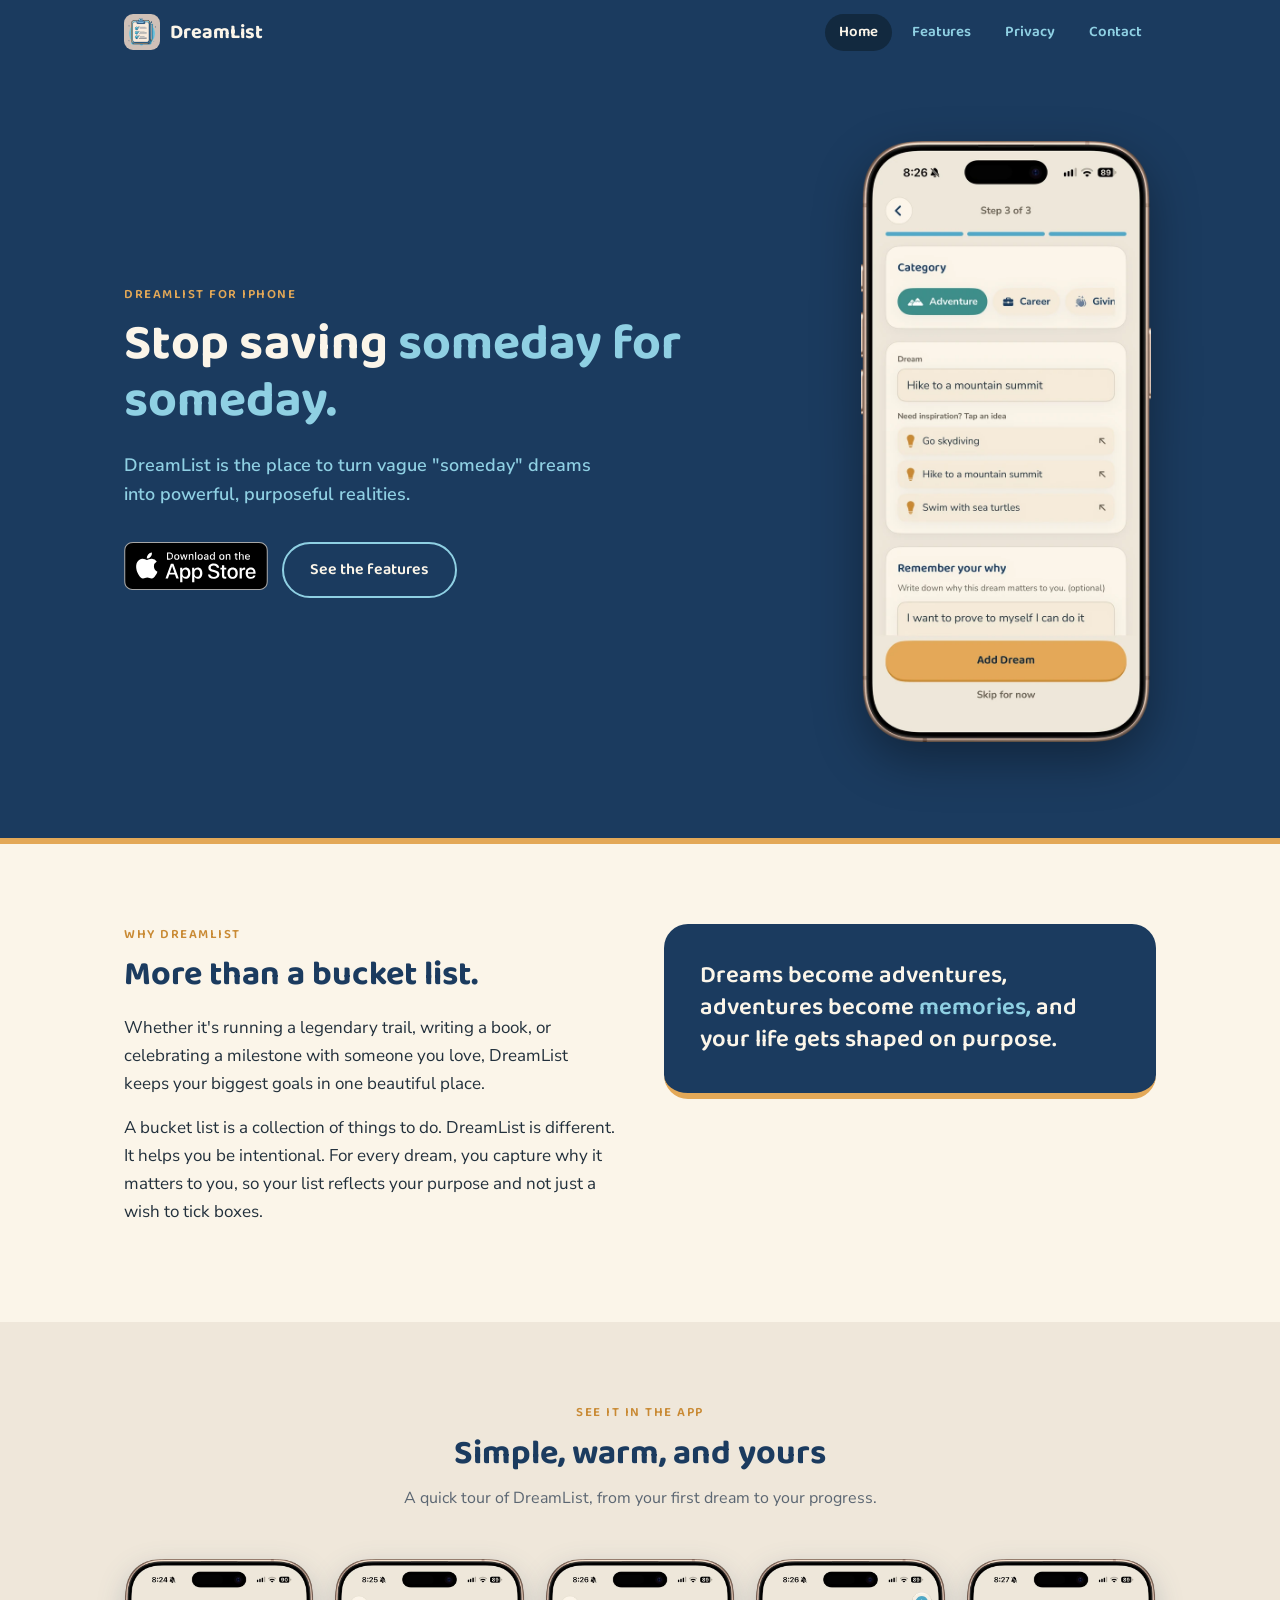
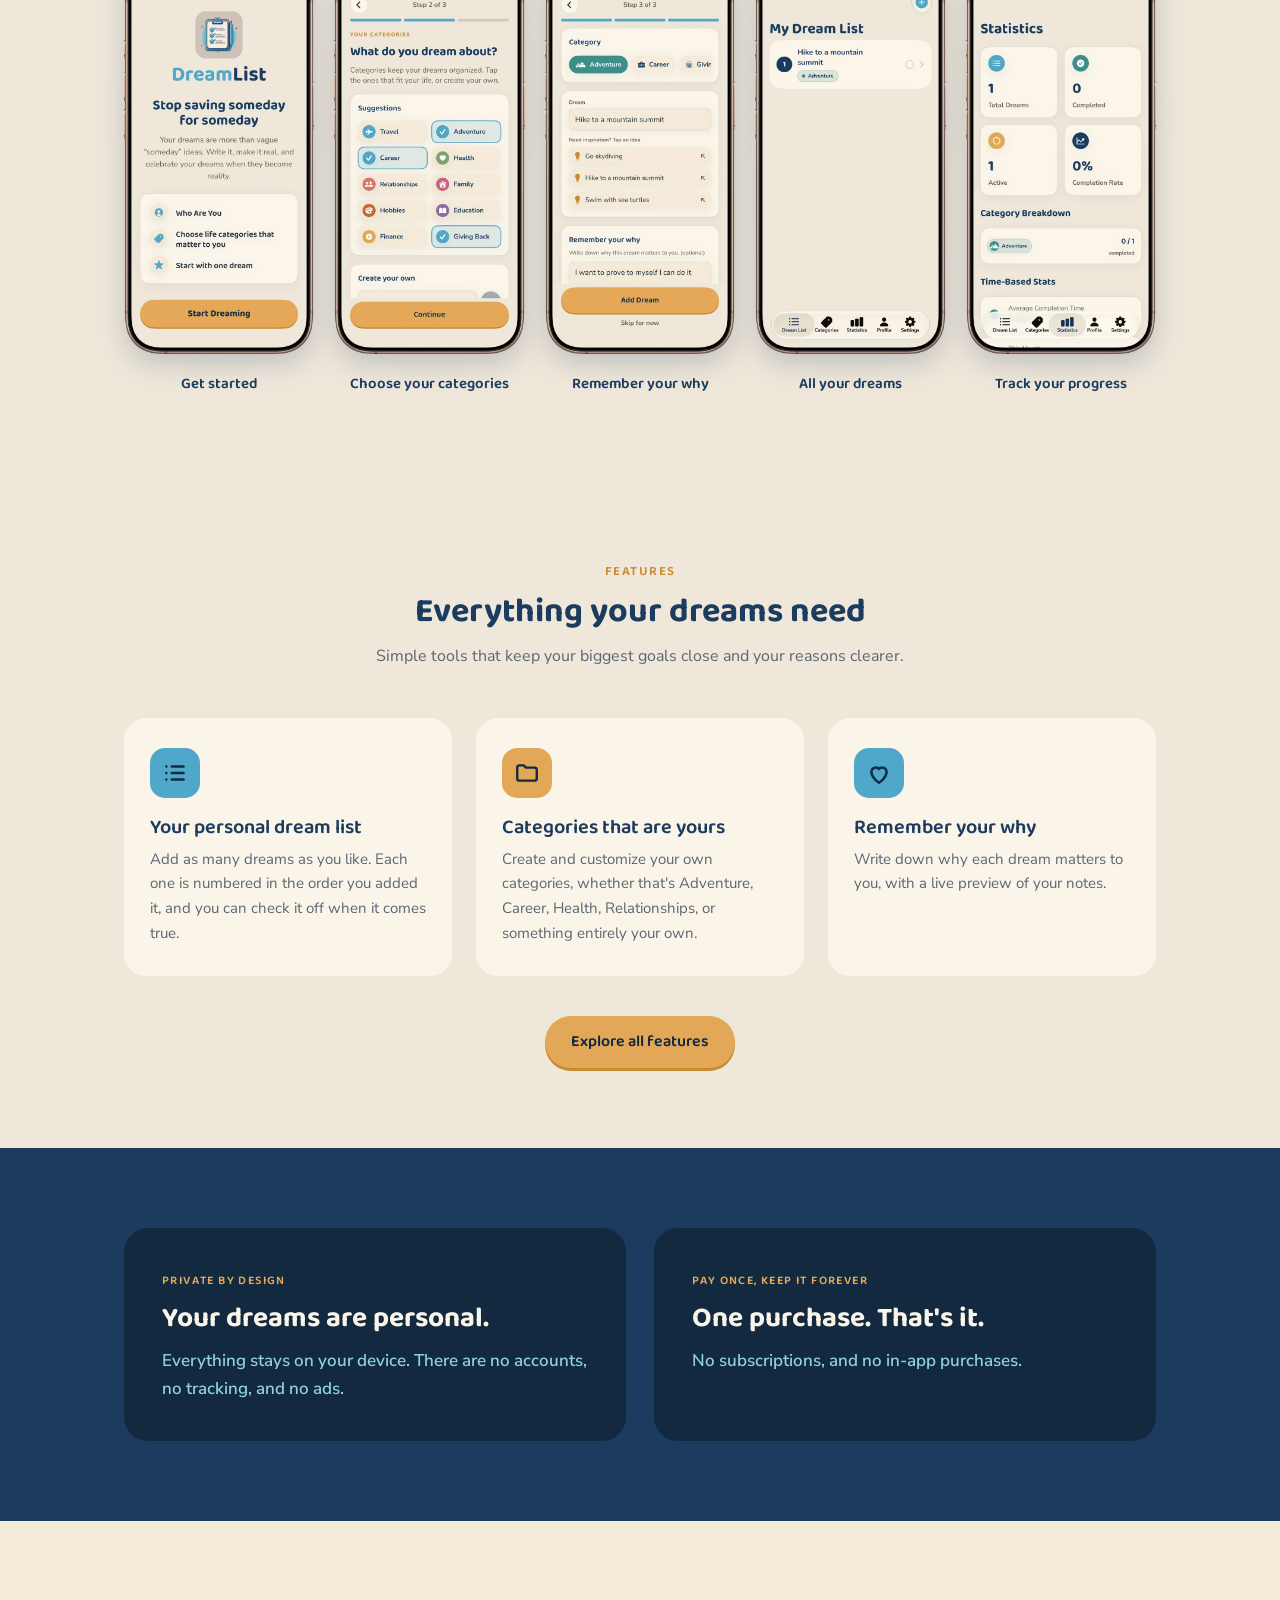
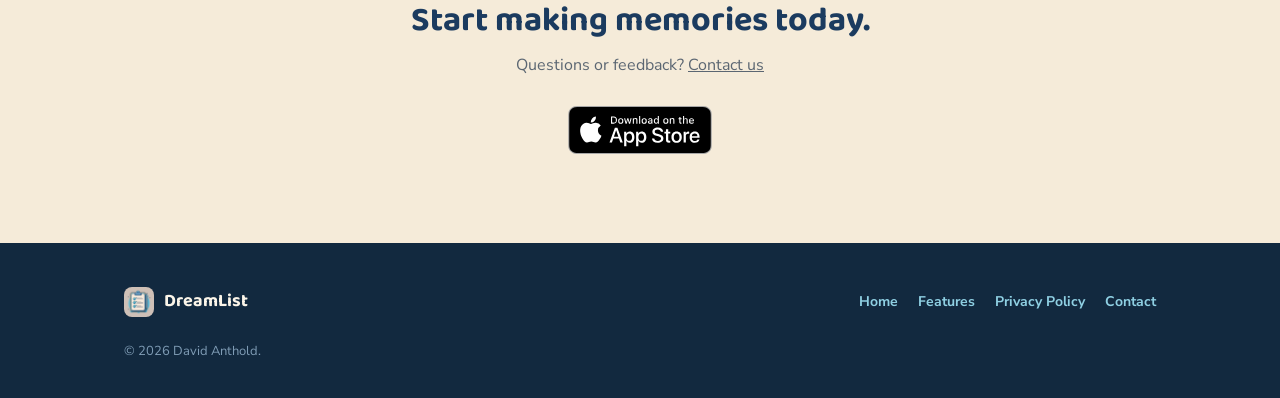
<file: index.html>
<!DOCTYPE html>
<html lang="en">
<head>
<meta charset="UTF-8">
<meta name="viewport" content="width=device-width, initial-scale=1.0">
<title>DreamList — Your someday, made today</title>
<meta name="description" content="DreamList is the place to capture the things you want to do, see, and become, and to keep going until you've done them. Private by design. Pay once, keep it forever.">
<link rel="icon" type="image/png" href="DreamList_icon5.png">
<link rel="apple-touch-icon" href="DreamList_icon5.png">
<link rel="preconnect" href="https://fonts.googleapis.com">
<link rel="preconnect" href="https://fonts.gstatic.com" crossorigin>
<link href="https://fonts.googleapis.com/css2?family=Baloo+2:wght@500;600;700;800&family=Nunito+Sans:wght@400;600;700;800&display=swap" rel="stylesheet">
<link rel="stylesheet" href="styles.css">
</head>
<body>

<header class="navbar">
  <div class="wrap">
    <a class="logo" href="index.html"><img src="DreamList_icon5.png" alt=""><span>DreamList</span></a>
    <nav>
      <a class="active" href="index.html">Home</a>
      <a href="features.html">Features</a>
      <a href="privacy.html">Privacy</a>
      <a href="contact.html">Contact</a>
    </nav>
  </div>
</header>

<section class="hero dark">
  <div class="wrap">
    <div class="hero-copy">
      <div class="eyebrow">DreamList for iPhone</div>
      <h1>Stop saving <span>someday for someday.</span></h1>
      <p class="lead">DreamList is the place to turn vague "someday" dreams into powerful, purposeful realities.</p>
      <div class="actions">
        <a class="appstore" href="https://apps.apple.com/us/app/dream-list/id6757892083" aria-label="Download DreamList on the App Store"><img src="images/download-on-the-app-store.svg" alt="Download on the App Store" width="144" height="48"></a>
        <a class="btn ghost" href="features.html">See the features</a>
      </div>
    </div>
    <div class="hero-visual">
      <img class="shot" src="images/dreamlist-app-3-remember-your-why.webp" width="640" height="1326" alt="The DreamList app: adding a dream with a note about why it matters">
      </div>
    </div>
  </div>
</section>

<section class="intro">
  <div class="wrap">
    <div class="grid">
      <div>
        <div class="eyebrow">Why DreamList</div>
        <h2 style="margin-bottom:20px;">More than a bucket list.</h2>
        <p>Whether it's running a legendary trail, writing a book, or celebrating a milestone with someone you love, DreamList keeps your biggest goals in one beautiful place.</p>
        <p>A bucket list is a collection of things to do. DreamList is different. It helps you be intentional. For every dream, you capture why it matters to you, so your list reflects your purpose and not just a wish to tick boxes.</p>
      </div>
      <div class="pull">Dreams become adventures, adventures become <span>memories,</span> and your life gets shaped on purpose.</div>
    </div>
  </div>
</section>

<section style="padding-bottom:56px;">
  <div class="wrap">
    <div class="center">
      <div class="eyebrow">See it in the app</div>
      <h2>Simple, warm, and yours</h2>
      <p class="sub">A quick tour of DreamList, from your first dream to your progress.</p>
    </div>
    <div class="gallery" tabindex="0" aria-label="DreamList app screenshots">
      <figure><img class="shot" src="images/dreamlist-app-1-welcome.webp" width="640" height="1326" loading="lazy" alt="DreamList welcome screen: Stop saving someday for someday, with a Start Dreaming button"><figcaption>Get started</figcaption></figure>
      <figure><img class="shot" src="images/dreamlist-app-2-categories.webp" width="640" height="1326" loading="lazy" alt="Choosing life categories such as Adventure, Career, Health, and Giving Back"><figcaption>Choose your categories</figcaption></figure>
      <figure><img class="shot" src="images/dreamlist-app-3-remember-your-why.webp" width="640" height="1326" loading="lazy" alt="Adding a dream with a category and a note about why it matters"><figcaption>Remember your why</figcaption></figure>
      <figure><img class="shot" src="images/dreamlist-app-4-dream-list.webp" width="640" height="1326" loading="lazy" alt="My Dream List screen with one numbered dream"><figcaption>All your dreams</figcaption></figure>
      <figure><img class="shot" src="images/dreamlist-app-5-statistics.webp" width="640" height="1326" loading="lazy" alt="Statistics screen showing total, completed, and active dreams and completion rate"><figcaption>Track your progress</figcaption></figure>
    </div>
    <p class="gallery-hint">Swipe to see more →</p>
  </div>
</section>

<section>
  <div class="wrap">
    <div class="center">
      <div class="eyebrow">Features</div>
      <h2>Everything your dreams need</h2>
      <p class="sub">Simple tools that keep your biggest goals close and your reasons clearer.</p>
    </div>
    <div class="cards">
      <div class="card">
        <div class="ico"><svg viewBox="0 0 24 24"><path d="M9 6h11M9 12h11M9 18h11"/><path d="M4 6h.01M4 12h.01M4 18h.01"/></svg></div>
        <h3>Your personal dream list</h3>
        <p>Add as many dreams as you like. Each one is numbered in the order you added it, and you can check it off when it comes true.</p>
      </div>
      <div class="card">
        <div class="ico gold"><svg viewBox="0 0 24 24"><path d="M3 7a2 2 0 0 1 2-2h4l2 2h8a2 2 0 0 1 2 2v8a2 2 0 0 1-2 2H5a2 2 0 0 1-2-2z"/></svg></div>
        <h3>Categories that are yours</h3>
        <p>Create and customize your own categories, whether that's Adventure, Career, Health, Relationships, or something entirely your own.</p>
      </div>
      <div class="card">
        <div class="ico"><svg viewBox="0 0 24 24"><path d="M12 21s-7-4.4-7-10a4 4 0 0 1 7-2.6A4 4 0 0 1 19 11c0 5.6-7 10-7 10z"/></svg></div>
        <h3>Remember your why</h3>
        <p>Write down why each dream matters to you, with a live preview of your notes.</p>
      </div>
    </div>
    <div class="center" style="margin-top:40px;">
      <a class="btn" href="features.html">Explore all features</a>
    </div>
  </div>
</section>

<section class="promise dark">
  <div class="wrap">
    <div class="two">
      <div class="box">
        <div class="tag">Private by design</div>
        <h2>Your dreams are personal.</h2>
        <p>Everything stays on your device. There are no accounts, no tracking, and no ads.</p>
      </div>
      <div class="box">
        <div class="tag">Pay once, keep it forever</div>
        <h2>One purchase. That's it.</h2>
        <p>No subscriptions, and no in-app purchases.</p>
      </div>
    </div>
  </div>
</section>

<section class="cta">
  <div class="narrow center">
    <h2>Start making memories today.</h2>
    <p>Questions or feedback? <a href="mailto:dave@daveanthold.com">Contact us</a></p>
    <a class="appstore" href="https://apps.apple.com/us/app/dream-list/id6757892083" aria-label="Download DreamList on the App Store"><img src="images/download-on-the-app-store.svg" alt="Download on the App Store" width="144" height="48"></a>
  </div>
</section>

<footer>
  <div class="wrap">
    <div class="brand"><img src="DreamList_icon5.png" alt="">DreamList</div>
    <nav>
      <a href="index.html">Home</a>
      <a href="features.html">Features</a>
      <a href="privacy.html">Privacy Policy</a>
      <a href="contact.html">Contact</a>
    </nav>
    <div class="small">© 2026 David Anthold.</div>
  </div>
</footer>

</body>
</html>
</file>
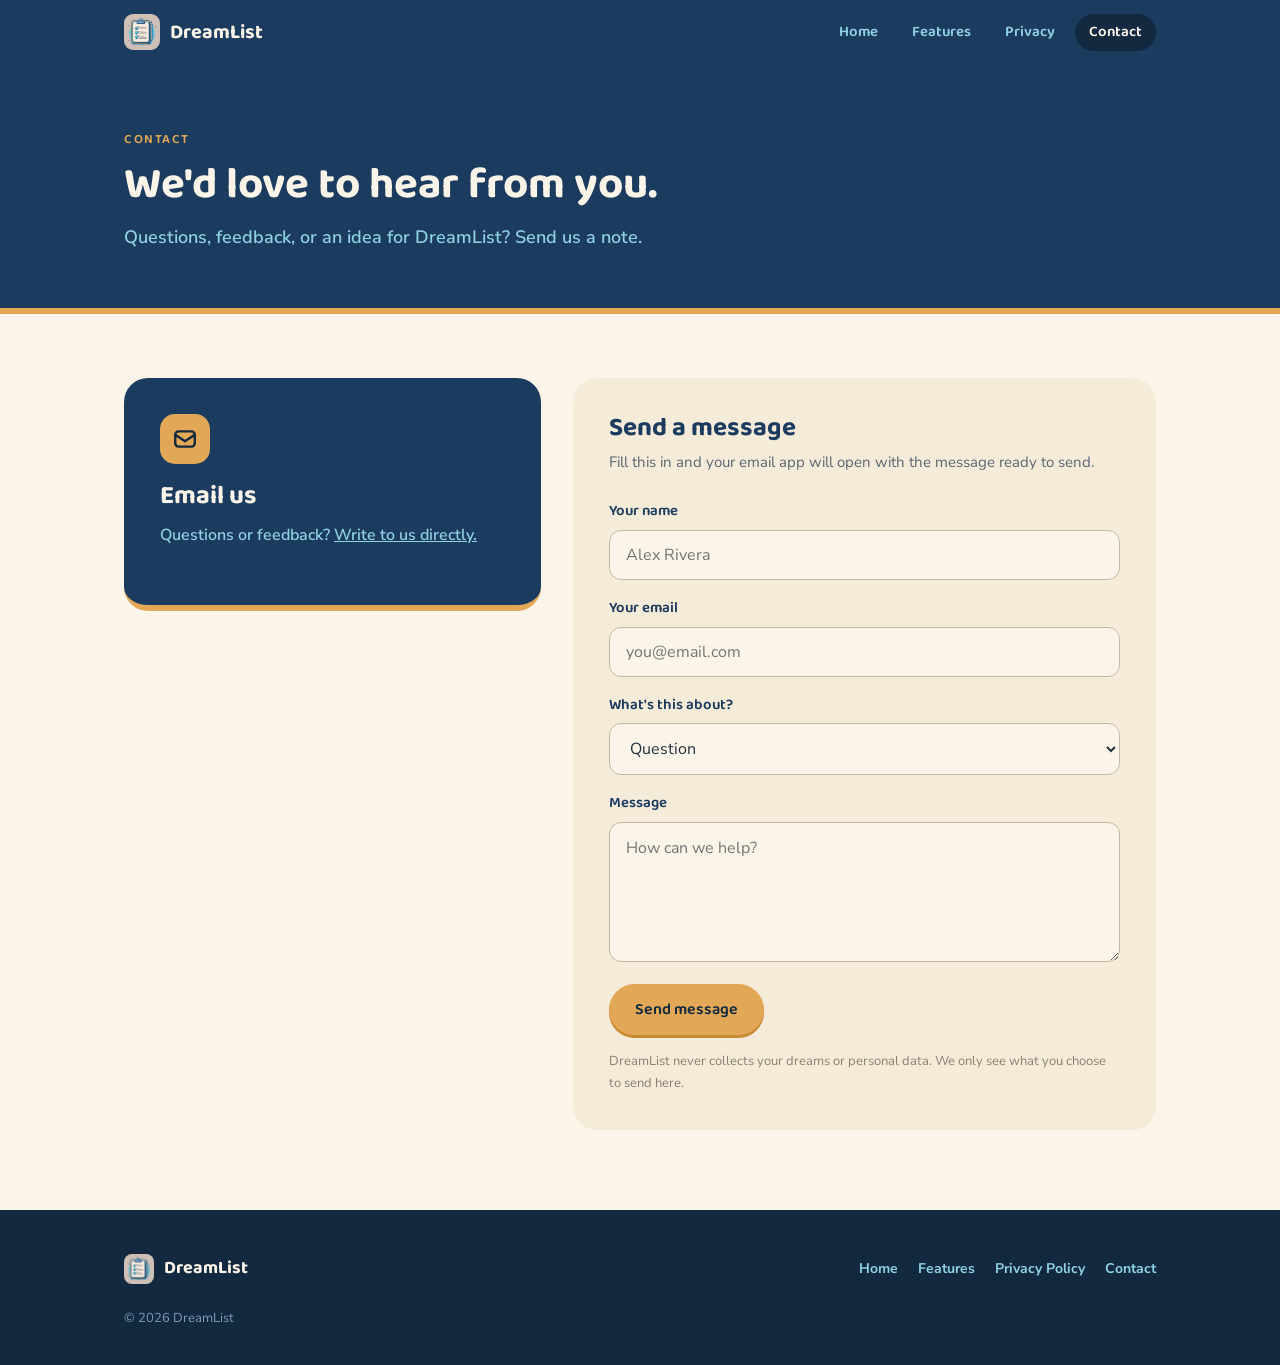
<file: contact.html>
<!DOCTYPE html>
<html lang="en">
<head>
<meta charset="UTF-8">
<meta name="viewport" content="width=device-width, initial-scale=1.0">
<title>Contact — DreamList</title>
<meta name="description" content="Questions or feedback about DreamList? Get in touch.">
<link rel="icon" type="image/png" href="DreamList_icon5.png">
<link rel="apple-touch-icon" href="DreamList_icon5.png">
<link rel="preconnect" href="https://fonts.googleapis.com">
<link rel="preconnect" href="https://fonts.gstatic.com" crossorigin>
<link href="https://fonts.googleapis.com/css2?family=Baloo+2:wght@500;600;700;800&family=Nunito+Sans:wght@400;600;700;800&display=swap" rel="stylesheet">
<link rel="stylesheet" href="styles.css">
<style>
  .contact{background:var(--paper);padding:64px 0 80px;}
  .contact .grid{display:grid;grid-template-columns:5fr 7fr;gap:32px;align-items:start;}
  .contact .info{background:var(--navy);border-radius:24px;padding:36px;border-bottom:6px solid var(--gold);}
  .contact .info .ico{width:50px;height:50px;border-radius:15px;background:var(--gold);display:flex;align-items:center;justify-content:center;margin-bottom:18px;}
  .contact .info .ico svg{width:26px;height:26px;stroke:var(--navy-deep);fill:none;stroke-width:2.2;stroke-linecap:round;stroke-linejoin:round;}
  .contact .info h2{color:var(--paper);font-size:26px;margin-bottom:10px;}
  .contact .info p{color:var(--sky-light);font-weight:600;margin:0 0 20px;}
  .contact .info a.mail{display:inline-block;font-family:'Baloo 2',sans-serif;font-weight:600;font-size:18px;color:var(--paper);text-decoration:none;border-bottom:2px solid var(--gold);word-break:break-all;}
  .contact .info a.mail:hover{color:var(--gold);}
  .contact .formcard{background:var(--cream);border-radius:24px;padding:36px;}
  .contact .formcard h2{font-size:26px;margin-bottom:6px;}
  .contact .formcard .hint{margin:0 0 24px;color:var(--muted);font-size:15px;}
  .field{display:flex;flex-direction:column;gap:6px;margin-bottom:16px;}
  .field label{font-family:'Baloo 2',sans-serif;font-weight:600;font-size:15px;color:var(--navy);}
  .field input,.field select,.field textarea{
    font-family:'Nunito Sans',sans-serif;font-size:16px;color:var(--ink);
    padding:13px 16px;border-radius:12px;border:1.5px solid var(--taupe);background:var(--paper);width:100%;
  }
  .field textarea{min-height:140px;resize:vertical;line-height:1.5;}
  .field input:focus,.field select:focus,.field textarea:focus{outline:2px solid var(--sky);border-color:var(--sky);}
  .contact button.btn{border:none;cursor:pointer;margin-top:6px;}
  .contact .note{margin:16px 0 0;font-size:13px;color:#8a8171;}
  @media (max-width:820px){.contact .grid{grid-template-columns:1fr;}.contact .info,.contact .formcard{padding:28px;}}
</style>
</head>
<body>

<header class="navbar">
  <div class="wrap">
    <a class="logo" href="index.html"><img src="DreamList_icon5.png" alt=""><span>DreamList</span></a>
    <nav>
      <a href="index.html">Home</a>
      <a href="features.html">Features</a>
      <a href="privacy.html">Privacy</a>
      <a class="active" href="contact.html">Contact</a>
    </nav>
  </div>
</header>

<section class="page-head dark" style="padding:64px 0 56px;">
  <div class="wrap">
    <div class="eyebrow">Contact</div>
    <h1>We'd love to hear from you.</h1>
    <p>Questions, feedback, or an idea for DreamList? Send us a note.</p>
  </div>
</section>

<main class="contact">
  <div class="wrap">
    <div class="grid">

      <div class="info dark">
        <div class="ico"><svg viewBox="0 0 24 24"><rect x="3" y="5" width="18" height="14" rx="3"/><path d="M3 8l9 6 9-6"/></svg></div>
        <h2>Email us</h2>
        <p>Questions or feedback? <a href="mailto:dave@daveanthold.com">Write to us directly.</a></p>
      </div>

      <div class="formcard">
        <h2>Send a message</h2>
        <p class="hint">Fill this in and your email app will open with the message ready to send.</p>
        <form id="contact-form" action="mailto:dave@daveanthold.com" method="post" enctype="text/plain">
          <div class="field">
            <label for="name">Your name</label>
            <input id="name" name="name" type="text" autocomplete="name" placeholder="Alex Rivera" required>
          </div>
          <div class="field">
            <label for="email">Your email</label>
            <input id="email" name="email" type="email" autocomplete="email" placeholder="you@email.com" required>
          </div>
          <div class="field">
            <label for="topic">What's this about?</label>
            <select id="topic" name="topic">
              <option>Question</option>
              <option>Feedback</option>
              <option>Feature idea</option>
              <option>Something isn't working</option>
              <option>Other</option>
            </select>
          </div>
          <div class="field">
            <label for="message">Message</label>
            <textarea id="message" name="message" placeholder="How can we help?" required></textarea>
          </div>
          <button class="btn" type="submit">Send message</button>
          <p class="note">DreamList never collects your dreams or personal data. We only see what you choose to send here.</p>
        </form>
      </div>

    </div>
  </div>
</main>

<footer>
  <div class="wrap">
    <div class="brand"><img src="DreamList_icon5.png" alt="">DreamList</div>
    <nav>
      <a href="index.html">Home</a>
      <a href="features.html">Features</a>
      <a href="privacy.html">Privacy Policy</a>
      <a href="contact.html">Contact</a>
    </nav>
    <div class="small">© 2026 DreamList</div>
  </div>
</footer>

<script>
  document.getElementById('contact-form').addEventListener('submit', function (e) {
    e.preventDefault();
    var f = e.target;
    var subject = 'DreamList: ' + f.topic.value;
    var body = f.message.value + '\n\n' + f.name.value + '\n' + f.email.value;
    window.location.href = 'mailto:dave@daveanthold.com' +
      '?subject=' + encodeURIComponent(subject) +
      '&body=' + encodeURIComponent(body);
  });
</script>

</body>
</html>
</file>
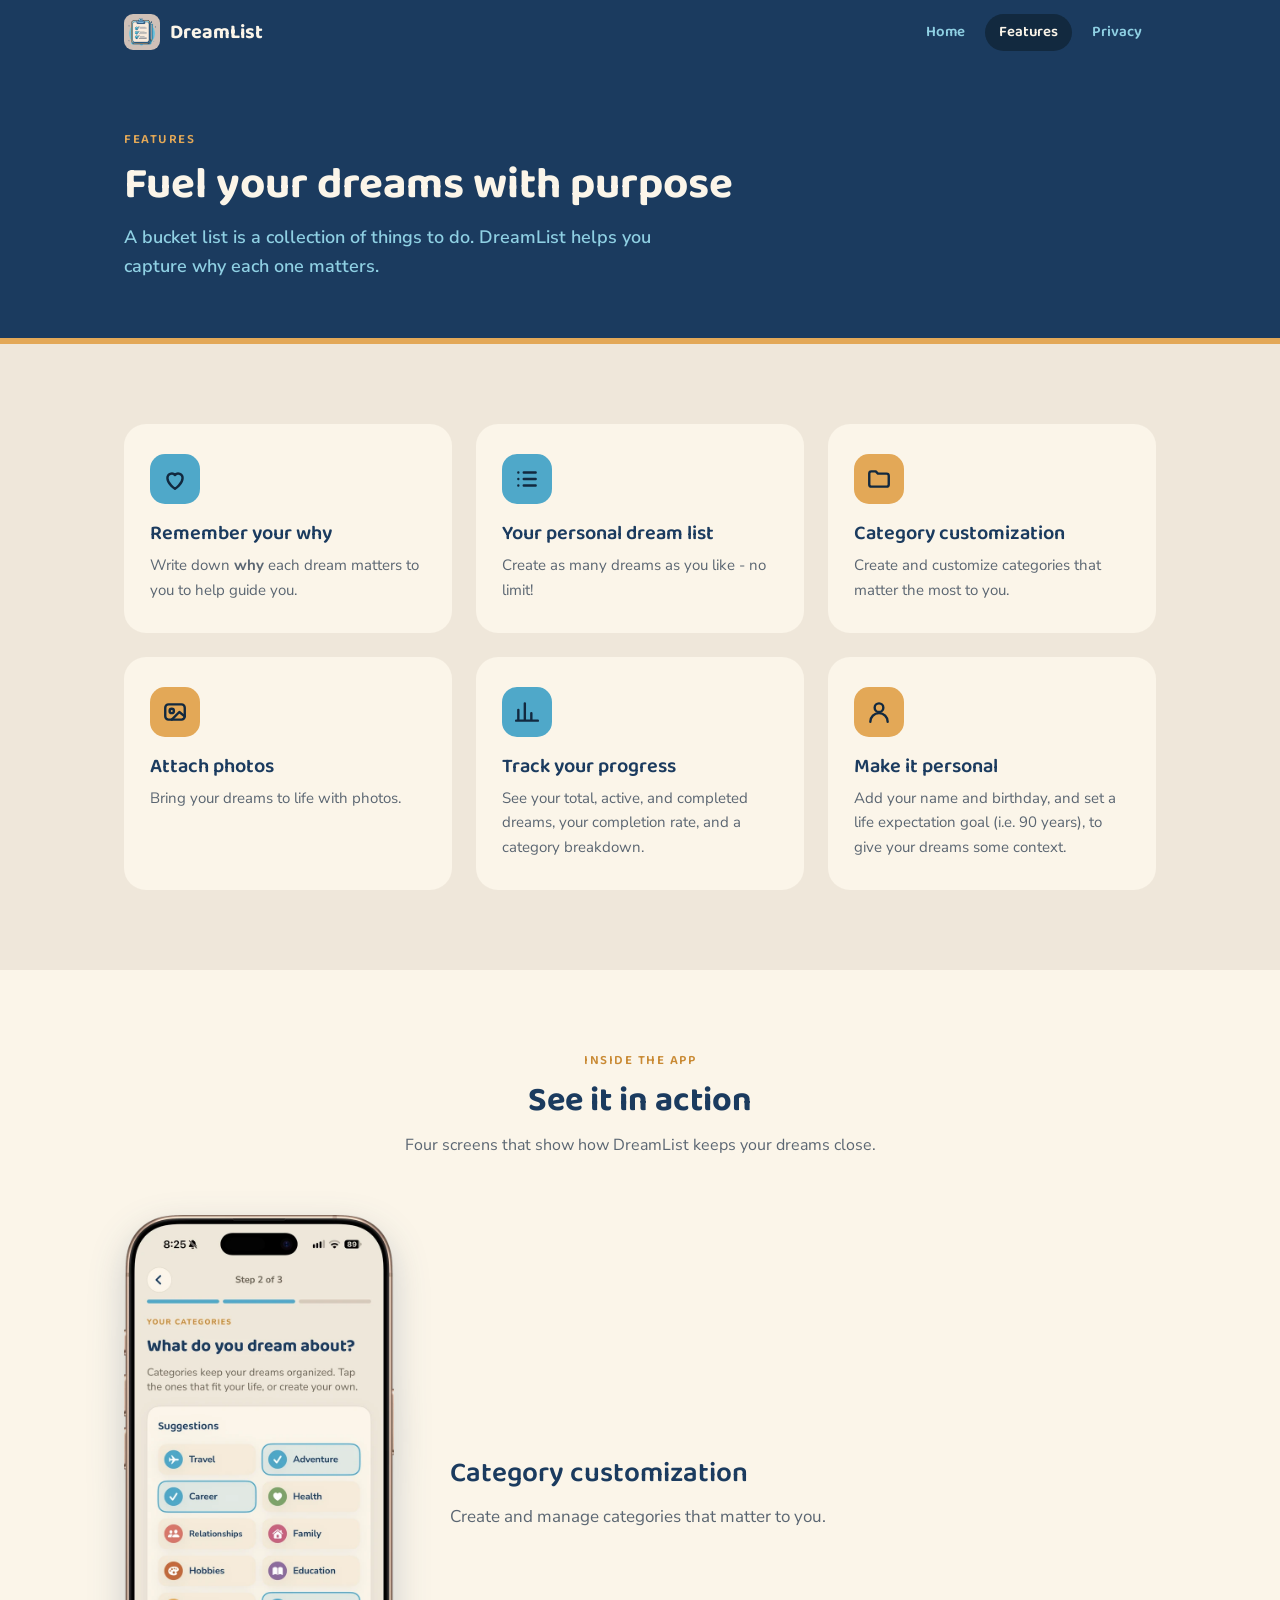
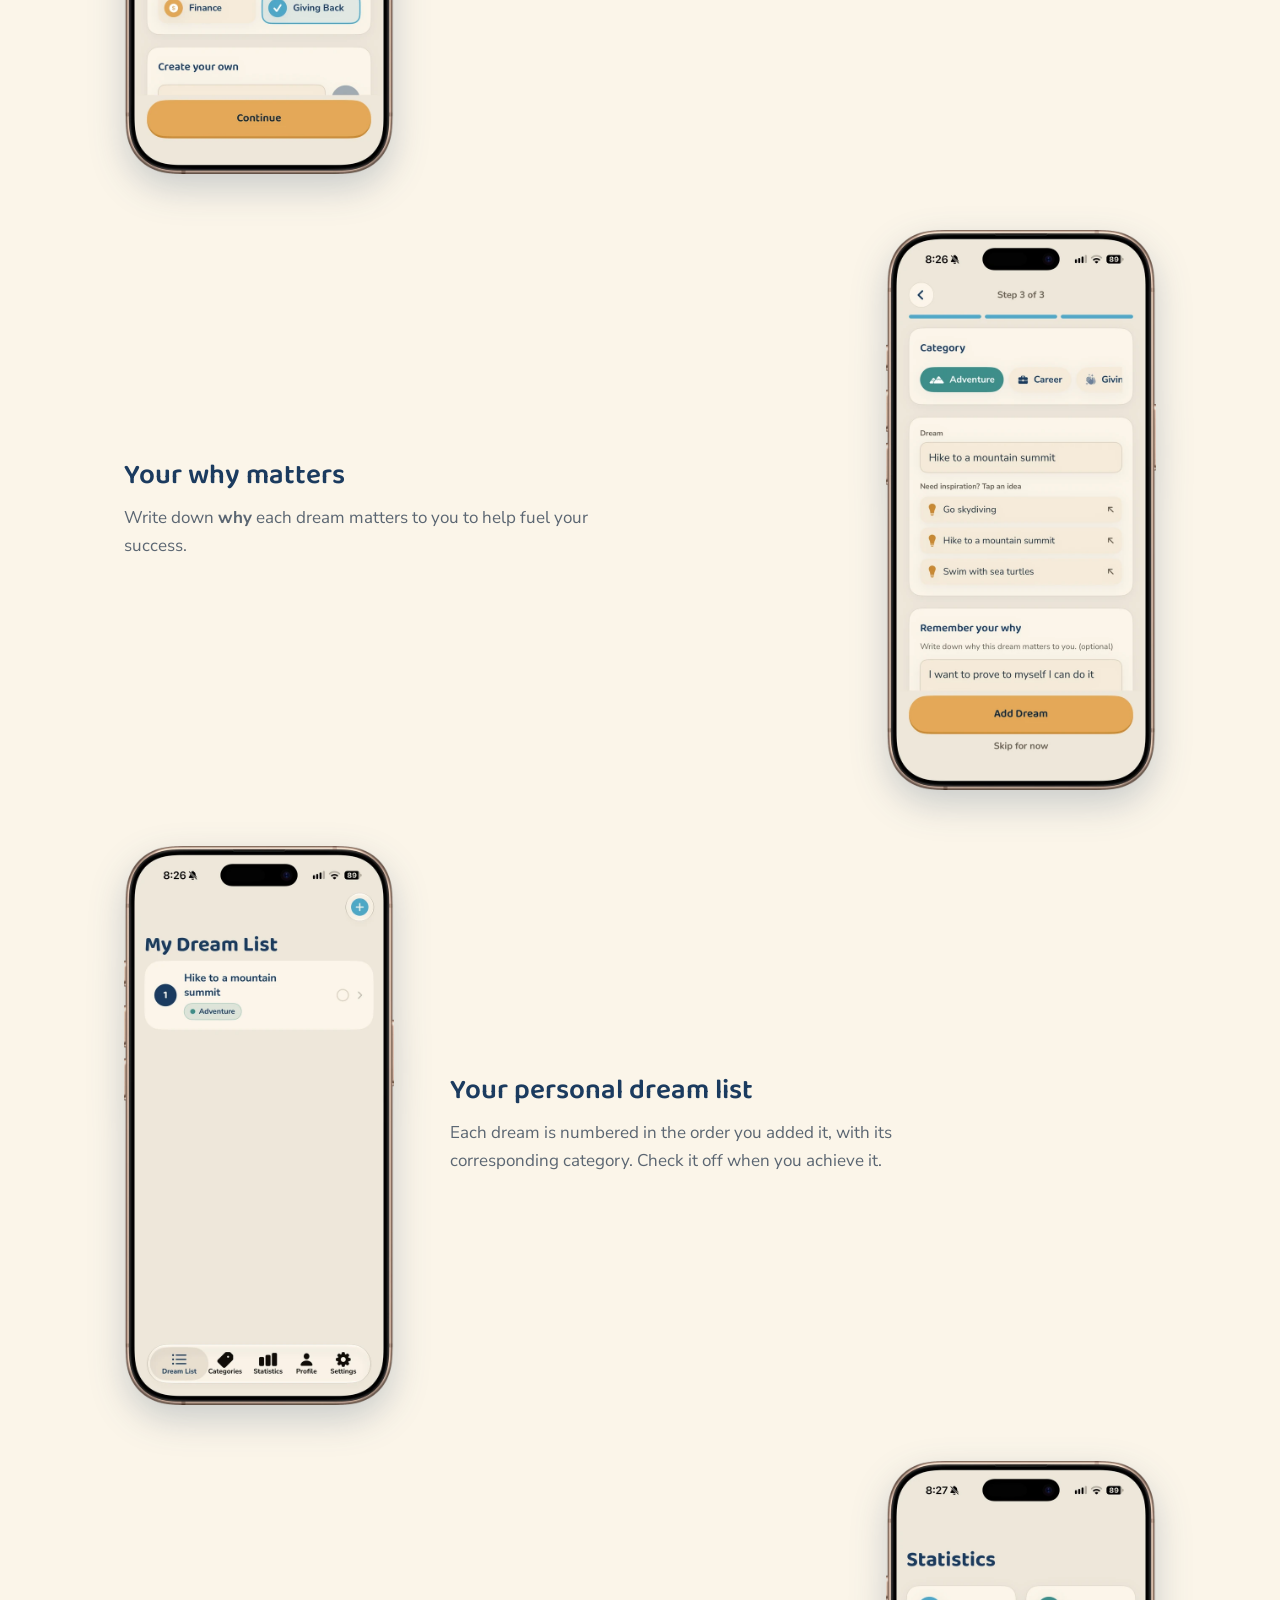
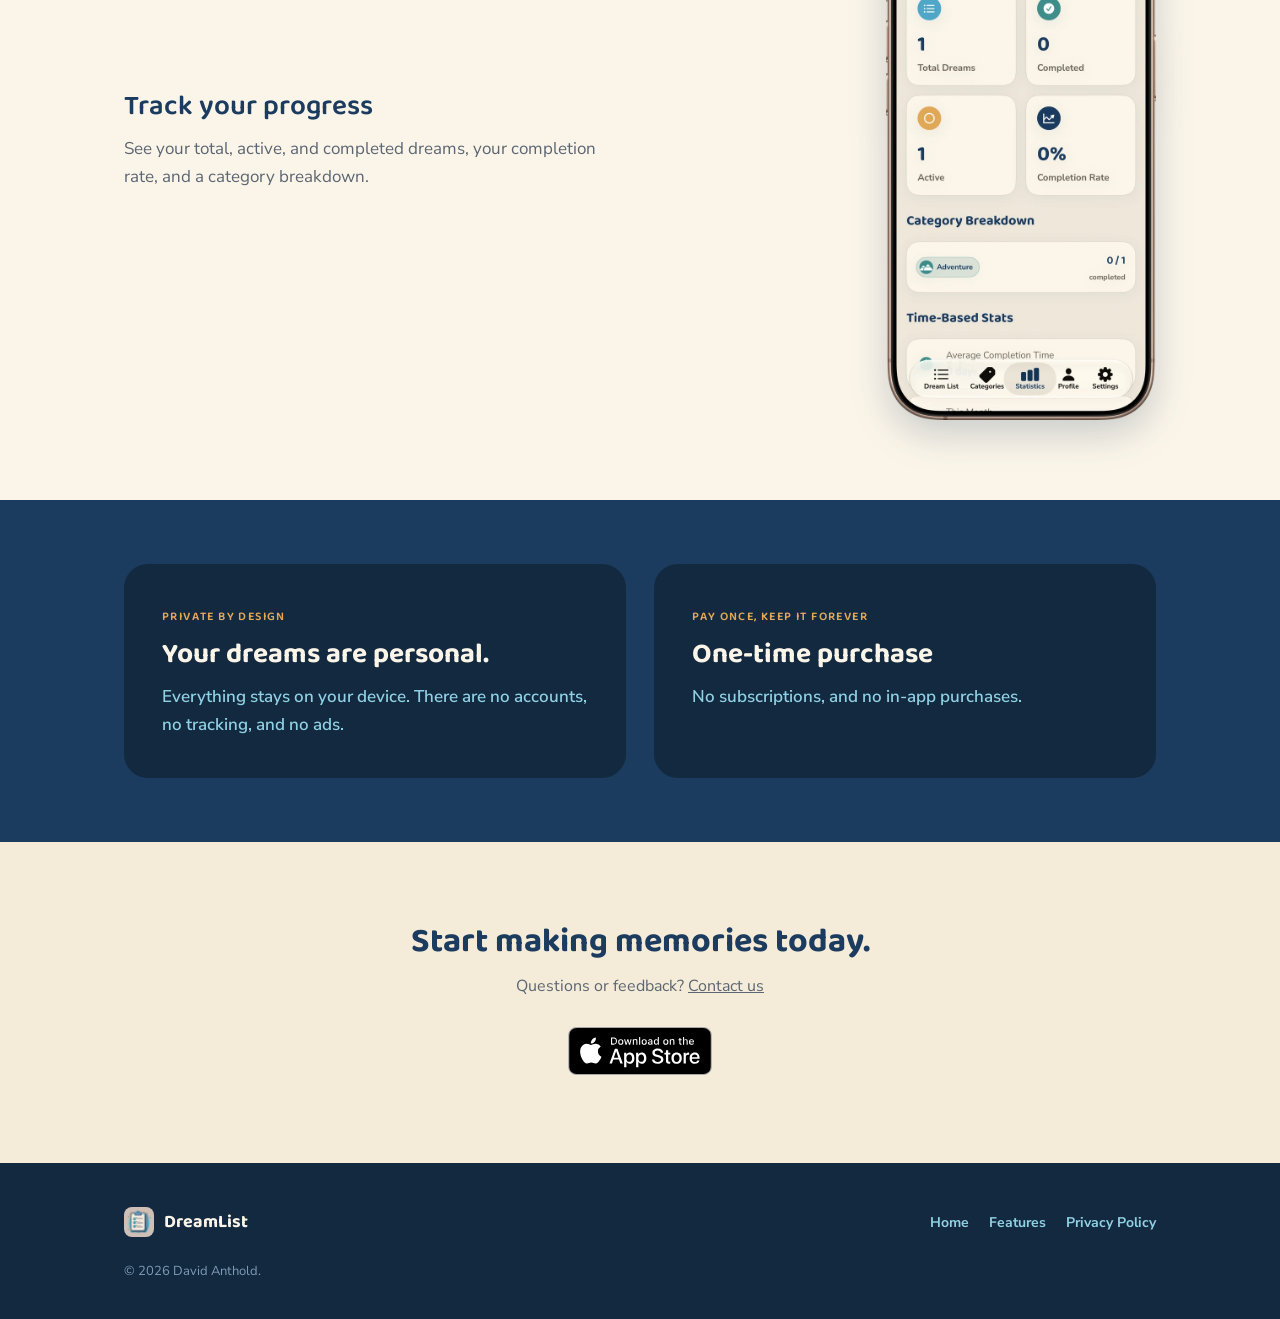
<file: features.html>
<!DOCTYPE html>
<html lang="en">
<head>
<meta charset="UTF-8">
<meta name="viewport" content="width=device-width, initial-scale=1.0">
<title>Features — DreamList</title>
<meta name="description" content="Your personal dream list, custom categories, your why, photos, progress tracking, and more. DreamList helps you live with intention.">
<link rel="icon" type="image/png" href="DreamList_icon5.png">
<link rel="apple-touch-icon" href="DreamList_icon5.png">
<link rel="preconnect" href="https://fonts.googleapis.com">
<link rel="preconnect" href="https://fonts.gstatic.com" crossorigin>
<link href="https://fonts.googleapis.com/css2?family=Baloo+2:wght@500;600;700;800&family=Nunito+Sans:wght@400;600;700;800&display=swap" rel="stylesheet">
<link rel="stylesheet" href="styles.css">
</head>
<body>

<header class="navbar">
  <div class="wrap">
    <a class="logo" href="index.html"><img src="DreamList_icon5.png" alt=""><span>DreamList</span></a>
    <nav>
      <a href="index.html">Home</a>
      <a class="active" href="features.html">Features</a>
      <a href="privacy.html">Privacy</a>
    </nav>
  </div>
</header>

<section class="page-head dark" style="padding:64px 0 56px;">
  <div class="wrap">
    <div class="eyebrow">Features</div>
    <h1>Fuel your dreams with purpose</h1>
    <p>A bucket list is a collection of things to do. DreamList helps you capture why each one matters.</p>
  </div>
</section>

<section>
  <div class="wrap">
    <div class="cards" style="margin-top:0;">
      <div class="card">
        <div class="ico"><svg viewBox="0 0 24 24"><path d="M12 21s-7-4.4-7-10a4 4 0 0 1 7-2.6A4 4 0 0 1 19 11c0 5.6-7 10-7 10z"/></svg></div>
        <h3>Remember your why</h3>
        <p>Write down <strong>why</strong> each dream matters to you to help guide you.</p>
      </div>
      <div class="card">
        <div class="ico"><svg viewBox="0 0 24 24"><path d="M9 6h11M9 12h11M9 18h11"/><path d="M4 6h.01M4 12h.01M4 18h.01"/></svg></div>
        <h3>Your personal dream list</h3>
        <p>Create as many dreams as you like - no limit!</p>
      </div>
      <div class="card">
        <div class="ico gold"><svg viewBox="0 0 24 24"><path d="M3 7a2 2 0 0 1 2-2h4l2 2h8a2 2 0 0 1 2 2v8a2 2 0 0 1-2 2H5a2 2 0 0 1-2-2z"/></svg></div>
        <h3>Category customization</h3>
        <p>Create and customize categories that matter the most to you.</p>
      </div>
      <div class="card">
        <div class="ico gold"><svg viewBox="0 0 24 24"><rect x="3" y="5" width="18" height="14" rx="3"/><circle cx="9" cy="11" r="2"/><path d="M21 16l-5-4-7 7"/></svg></div>
        <h3>Attach photos</h3>
        <p>Bring your dreams to life with photos.</p>
      </div>
      <div class="card">
        <div class="ico"><svg viewBox="0 0 24 24"><path d="M4 20V10M10 20V4M16 20v-7M22 20H2"/></svg></div>
        <h3>Track your progress</h3>
        <p>See your total, active, and completed dreams, your completion rate, and a category breakdown.</p>
      </div>
      <div class="card">
        <div class="ico gold"><svg viewBox="0 0 24 24"><circle cx="12" cy="8" r="4"/><path d="M4 21a8 8 0 0 1 16 0"/></svg></div>
        <h3>Make it personal</h3>
        <p>Add your name and birthday, and set a life expectation goal (i.e. 90 years), to give your dreams some context.</p>
      </div>
    </div>
</section>

<section style="background:var(--paper);">
  <div class="wrap">
    <div class="center">
      <div class="eyebrow">Inside the app</div>
      <h2>See it in action</h2>
      <p class="sub">Four screens that show how DreamList keeps your dreams close.</p>
    </div>

    <div class="showcase">
      <img class="shot" src="images/dreamlist-app-2-categories.webp" width="640" height="1326" loading="lazy" alt="Choosing life categories such as Adventure, Career, Health, and Giving Back">
      <div>
        <h3>Category customization</h3>
        <p>Create and manage categories that matter to you.</p>
      </div>
    </div>

    <div class="showcase flip">
      <img class="shot" src="images/dreamlist-app-3-remember-your-why.webp" width="640" height="1326" loading="lazy" alt="Adding a dream with a category and a note about why it matters">
      <div>
        <h3>Your why matters</h3>
        <p>Write down <strong>why</strong> each dream matters to you to help fuel your success.</p>
      </div>
    </div>

    <div class="showcase">
      <img class="shot" src="images/dreamlist-app-4-dream-list.webp" width="640" height="1326" loading="lazy" alt="My Dream List screen with one numbered dream">
      <div>
        <h3>Your personal dream list</h3>
        <p>Each dream is numbered in the order you added it, with its corresponding category. Check it off when you achieve it.</p>
      </div>
    </div>

    <div class="showcase flip">
      <img class="shot" src="images/dreamlist-app-5-statistics.webp" width="640" height="1326" loading="lazy" alt="Statistics screen showing total, completed, and active dreams and completion rate">
      <div>
        <h3>Track your progress</h3>
        <p>See your total, active, and completed dreams, your completion rate, and a category breakdown.</p>
      </div>
    </div>
  </div>
</section>

<section class="promise dark" style="padding:64px 0;">
  <div class="wrap">
    <div class="two">
      <div class="box">
        <div class="tag">Private by design</div>
        <h2>Your dreams are personal.</h2>
        <p>Everything stays on your device. There are no accounts, no tracking, and no ads.</p>
      </div>
      <div class="box">
        <div class="tag">Pay once, keep it forever</div>
        <h2>One-time purchase</h2>
        <p>No subscriptions, and no in-app purchases.</p>
      </div>
    </div>
  </div>
</section>

<section class="cta">
  <div class="narrow center">
    <h2>Start making memories today.</h2>
    <p>Questions or feedback? <a href="mailto:dave@daveanthold.com">Contact us</a></p>
    <a class="appstore" href="#" aria-label="Download DreamList on the App Store"><img src="images/download-on-the-app-store.svg" alt="Download on the App Store" width="144" height="48"></a>
  </div>
</section>

<footer>
  <div class="wrap">
    <div class="brand"><img src="DreamList_icon5.png" alt="">DreamList</div>
    <nav>
      <a href="index.html">Home</a>
      <a href="features.html">Features</a>
      <a href="privacy.html">Privacy Policy</a>
    </nav>
    <div class="small">© 2026 David Anthold.</div>
  </div>
</footer>

</body>
</html>
</file>
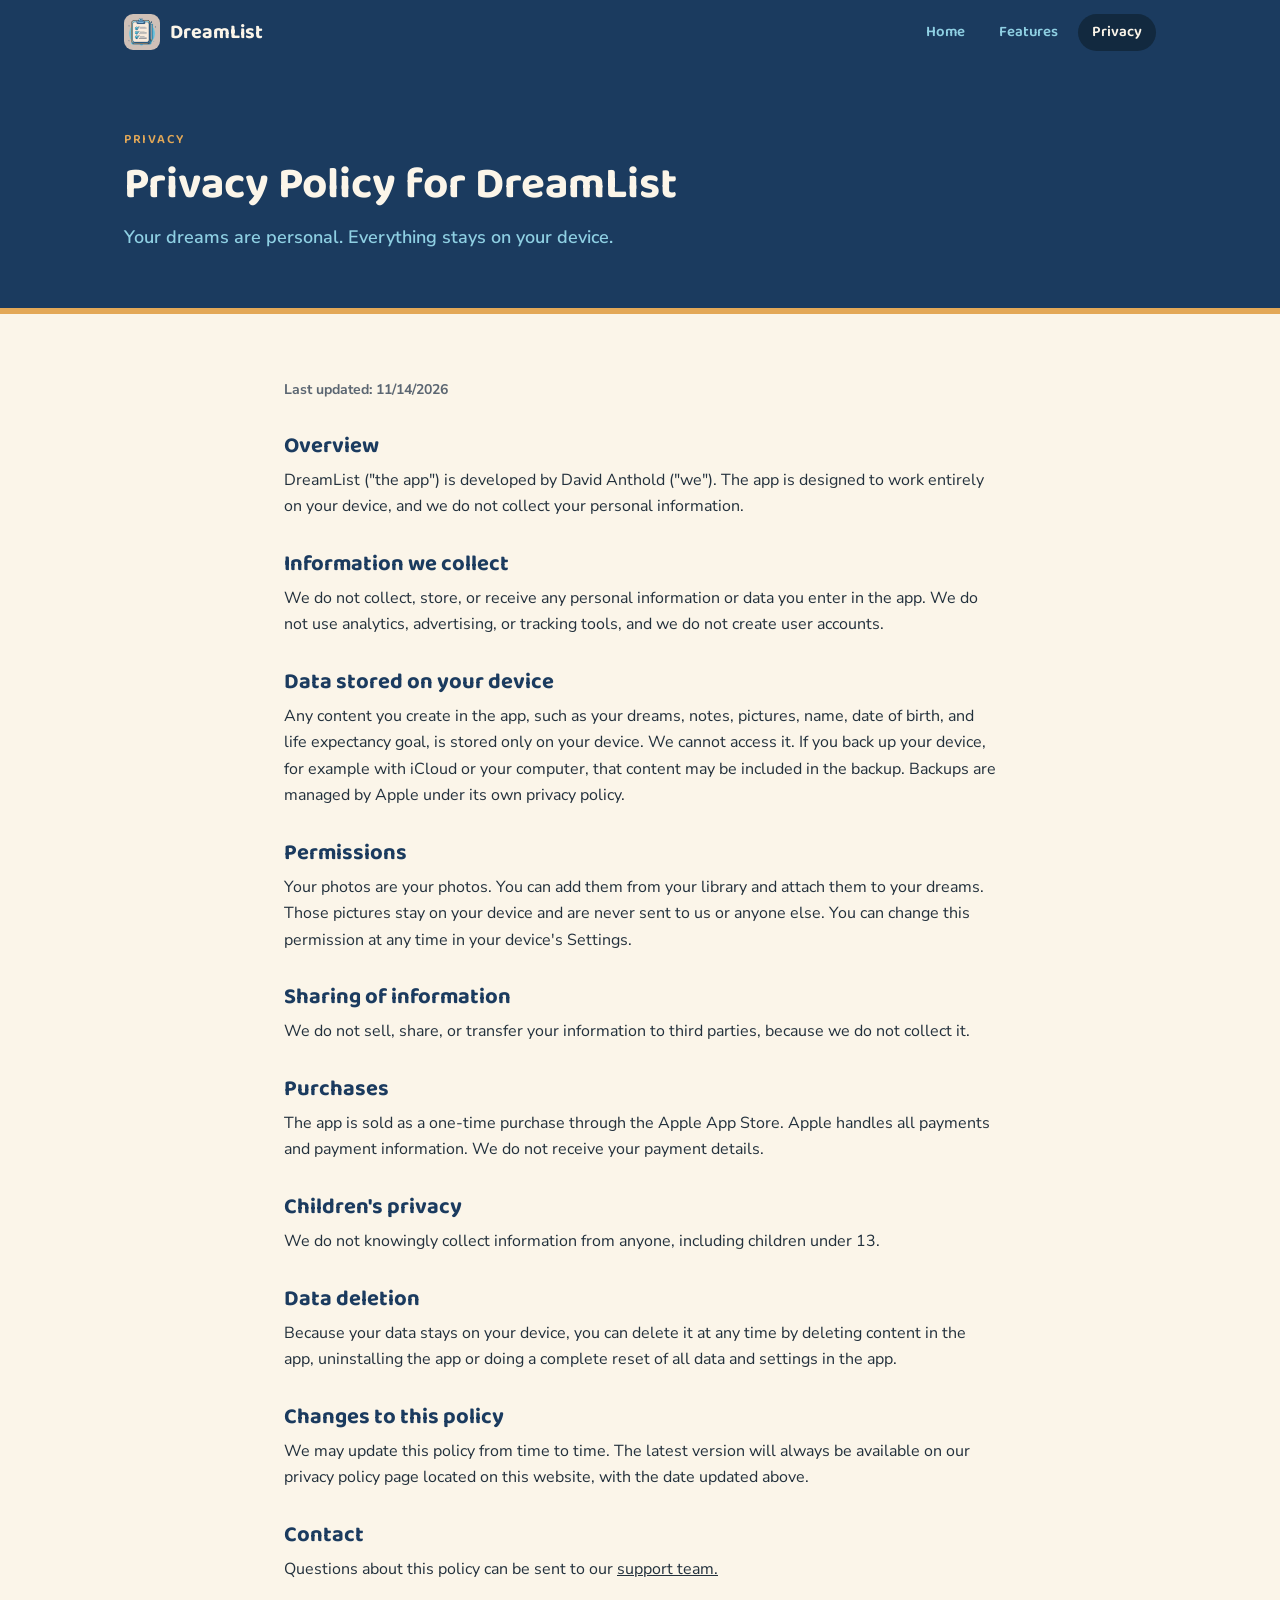
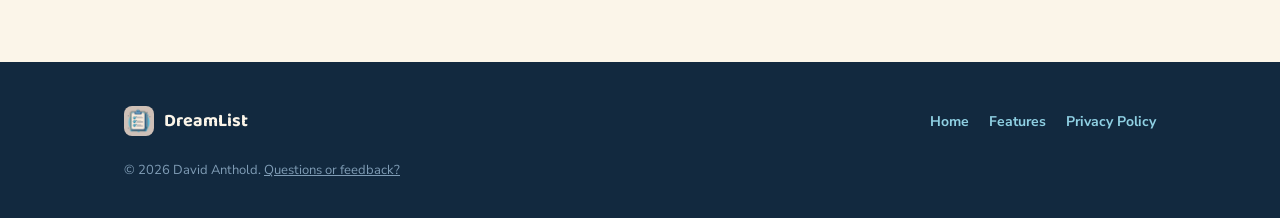
<file: privacy.html>
<!DOCTYPE html>
<html lang="en">
<head>
<meta charset="UTF-8">
<meta name="viewport" content="width=device-width, initial-scale=1.0">
<title>Privacy Policy — DreamList</title>
<meta name="description" content="DreamList works entirely on your device. We do not collect your personal information.">
<link rel="icon" type="image/png" href="DreamList_icon5.png">
<link rel="apple-touch-icon" href="DreamList_icon5.png">
<link rel="preconnect" href="https://fonts.googleapis.com">
<link rel="preconnect" href="https://fonts.gstatic.com" crossorigin>
<link href="https://fonts.googleapis.com/css2?family=Baloo+2:wght@500;600;700;800&family=Nunito+Sans:wght@400;600;700;800&display=swap" rel="stylesheet">
<link rel="stylesheet" href="styles.css">
</head>
<body>

<header class="navbar">
  <div class="wrap">
    <a class="logo" href="index.html"><img src="DreamList_icon5.png" alt=""><span>DreamList</span></a>
    <nav>
      <a href="index.html">Home</a>
      <a href="features.html">Features</a>
      <a class="active" href="privacy.html">Privacy</a>
    </nav>
  </div>
</header>

<section class="page-head dark" style="padding:64px 0 56px;">
  <div class="wrap">
    <div class="eyebrow">Privacy</div>
    <h1>Privacy Policy for DreamList</h1>
    <p>Your dreams are personal. Everything stays on your device.</p>
  </div>
</section>

<main class="policy">
  <div class="narrow">
    <p class="updated">Last updated: 11/14/2026</p>

    <h2 style="margin-top:0;">Overview</h2>
    <p>DreamList ("the app") is developed by David Anthold ("we"). The app is designed to work entirely on your device, and we do not collect your personal information.</p>

    <h2>Information we collect</h2>
    <p>We do not collect, store, or receive any personal information or data you enter in the app. We do not use analytics, advertising, or tracking tools, and we do not create user accounts.</p>

    <h2>Data stored on your device</h2>
    <p>Any content you create in the app, such as your dreams, notes, pictures, name, date of birth, and life expectancy goal, is stored only on your device. We cannot access it. If you back up your device, for example with iCloud or your computer, that content may be included in the backup. Backups are managed by Apple under its own privacy policy.</p>

    <h2>Permissions</h2>
    <p>Your photos are your photos. You can add them from your library and attach them to your dreams. Those pictures stay on your device and are never sent to us or anyone else. You can change this permission at any time in your device's Settings.</p>

    <h2>Sharing of information</h2>
    <p>We do not sell, share, or transfer your information to third parties, because we do not collect it.</p>

    <h2>Purchases</h2>
    <p>The app is sold as a one-time purchase through the Apple App Store. Apple handles all payments and payment information. We do not receive your payment details.</p>

    <h2>Children's privacy</h2>
    <p>We do not knowingly collect information from anyone, including children under 13.</p>

    <h2>Data deletion</h2>
    <p>Because your data stays on your device, you can delete it at any time by deleting content in the app, uninstalling the app or doing a complete reset of all data and settings in the app.</p>

    <h2>Changes to this policy</h2>
    <p>We may update this policy from time to time. The latest version will always be available on our privacy policy page located on this website, with the date updated above.</p>

    <h2>Contact</h2>
    <p>Questions about this policy can be sent to our <a href="mailto:dave@daveanthold.com">support team.</a></p>
  </div>
</main>

<footer>
  <div class="wrap">
    <div class="brand"><img src="DreamList_icon5.png" alt="">DreamList</div>
    <nav>
      <a href="index.html">Home</a>
      <a href="features.html">Features</a>
      <a href="privacy.html">Privacy Policy</a>
    </nav>
    <div class="small">© 2026 David Anthold. <a href="mailto:dave@daveanthold.com">Questions or feedback?</a></div>
  </div>
</footer>

</body>
</html>
</file>
<file: styles.css>
:root{
  --cream:#F5EBD9;
  --paper:#FBF5E9;
  --navy:#1B3B5F;
  --navy-deep:#12293F;
  --sky:#4FA8C9;
  --sky-light:#8FD0E3;
  --gold:#E3A857;
  --gold-deep:#C98A34;
  --taupe:#C7B8A6;
  --taupe-light:#EFE7DA;
  --ink:#22303C;
  --muted:#5B6672;
}
*{box-sizing:border-box;}
html{scroll-behavior:smooth;}
body{
  margin:0;
  background:var(--taupe-light);
  color:var(--ink);
  font-family:'Nunito Sans',sans-serif;
  line-height:1.65;
  font-size:16px;
}
a{color:inherit;}
img{max-width:100%;}
.wrap{max-width:1080px;margin:0 auto;padding:0 24px;}
.narrow{max-width:760px;margin:0 auto;padding:0 24px;}

/* Nav */
.navbar{background:var(--navy);padding:14px 0;position:sticky;top:0;z-index:10;}
.navbar .wrap{display:flex;align-items:center;gap:12px;flex-wrap:wrap;}
.navbar .logo{display:flex;align-items:center;gap:10px;text-decoration:none;}
.navbar .logo img{width:36px;height:36px;border-radius:9px;}
.navbar .logo span{font-family:'Baloo 2',sans-serif;font-weight:700;color:var(--paper);font-size:20px;}
.navbar nav{margin-left:auto;display:flex;gap:6px;}
.navbar nav a{
  font-family:'Baloo 2',sans-serif;font-weight:600;font-size:15px;
  color:var(--sky-light);text-decoration:none;padding:6px 14px;border-radius:999px;
}
.navbar nav a:hover{color:var(--paper);}
.navbar nav a.active{background:var(--navy-deep);color:var(--paper);}

/* Buttons */
.btn{
  display:inline-flex;align-items:center;gap:10px;
  font-family:'Baloo 2',sans-serif;font-weight:600;font-size:16px;
  background:var(--gold);color:var(--navy-deep);
  padding:13px 26px;border-radius:999px;text-decoration:none;
  box-shadow:0 3px 0 var(--gold-deep);
  transition:transform .12s;
}
.btn:hover{transform:translateY(-1px);}
.btn.ghost{background:transparent;border:2px solid var(--sky-light);color:var(--paper);box-shadow:none;}

/* Type */
.eyebrow{
  font-family:'Baloo 2',sans-serif;font-weight:600;font-size:13px;
  letter-spacing:1.5px;text-transform:uppercase;color:var(--gold-deep);margin:0 0 10px;
}
.dark .eyebrow{color:var(--gold);}
h1,h2,h3{font-family:'Baloo 2',sans-serif;color:var(--navy);margin:0;line-height:1.15;}
h1{font-size:50px;font-weight:700;}
h2{font-size:34px;font-weight:700;}
h3{font-size:20px;font-weight:600;}

/* Hero */
.hero{background:var(--navy);padding:76px 0 96px;border-bottom:6px solid var(--gold);}
.hero .wrap{display:flex;align-items:center;gap:56px;flex-wrap:wrap;}
.hero-copy{flex:1;min-width:320px;}
.hero h1{color:var(--paper);margin-bottom:20px;}
.hero h1 span{color:var(--sky-light);}
.hero p.lead{font-size:18px;color:var(--sky-light);font-weight:600;max-width:480px;margin:0 0 32px;}
.hero .actions{display:flex;gap:14px;flex-wrap:wrap;}
.hero-visual{flex:0 0 300px;display:flex;justify-content:center;}
.phone{
  width:270px;background:var(--paper);border-radius:34px;padding:22px;
  box-shadow:0 12px 0 var(--navy-deep);
}
.phone .head{display:flex;align-items:center;gap:10px;margin-bottom:14px;}
.phone .head img{width:42px;height:42px;border-radius:11px;}
.phone .head .t{font-family:'Baloo 2',sans-serif;font-weight:700;color:var(--navy);font-size:17px;line-height:1.1;}
.phone .head .s{font-size:11px;color:var(--muted);font-weight:700;}
.dream{display:flex;align-items:center;gap:10px;padding:11px 0;border-bottom:1px dashed var(--taupe);}
.dream:last-child{border-bottom:none;}
.dream .num{font-family:'Baloo 2',sans-serif;font-weight:700;font-size:13px;color:var(--gold-deep);width:16px;}
.dream .txt{font-size:13px;font-weight:700;color:var(--ink);flex:1;}
.dream .chk{width:22px;height:22px;border-radius:7px;background:var(--sky);display:flex;align-items:center;justify-content:center;flex-shrink:0;}
.dream .chk.open{background:transparent;border:2px solid var(--taupe);}
.dream .chk svg{width:13px;height:13px;}

/* Sections */
section{padding:80px 0;}
.center{text-align:center;}
.center p.sub{max-width:560px;margin:12px auto 0;color:var(--muted);}

.intro{background:var(--paper);}
.intro .grid{display:grid;grid-template-columns:1fr 1fr;gap:48px;align-items:start;}
.intro p{margin:0 0 16px;color:var(--ink);font-size:17px;}
.intro .pull{
  background:var(--navy);color:var(--paper);border-radius:24px;padding:36px;
  font-family:'Baloo 2',sans-serif;font-size:24px;font-weight:600;line-height:1.35;
  border-bottom:6px solid var(--gold);
}
.intro .pull span{color:var(--sky-light);}

/* Feature cards */
.cards{display:grid;grid-template-columns:repeat(3,1fr);gap:24px;margin-top:48px;}
.card{background:var(--paper);border-radius:22px;padding:30px 26px;}
.card .ico{
  width:50px;height:50px;border-radius:15px;background:var(--sky);
  display:flex;align-items:center;justify-content:center;margin-bottom:18px;
}
.card .ico.gold{background:var(--gold);}
.card .ico svg{width:26px;height:26px;stroke:var(--navy-deep);fill:none;stroke-width:2.2;stroke-linecap:round;stroke-linejoin:round;}
.card h3{margin-bottom:8px;}
.card p{margin:0;font-size:15px;color:var(--muted);}

/* Promise */
.promise{background:var(--navy);}
.promise .two{display:grid;grid-template-columns:1fr 1fr;gap:28px;}
.promise .box{background:var(--navy-deep);border-radius:24px;padding:38px;}
.promise .box h2{color:var(--paper);font-size:28px;margin-bottom:12px;}
.promise .box p{margin:0;color:var(--sky-light);font-weight:600;font-size:17px;}
.promise .box .tag{
  display:inline-block;font-family:'Baloo 2',sans-serif;font-weight:600;font-size:12px;
  letter-spacing:1.4px;text-transform:uppercase;color:var(--gold);margin-bottom:12px;
}

/* CTA */
.cta{background:var(--cream);}
.cta h2{margin-bottom:12px;}
.cta p{color:var(--muted);margin:0 0 28px;}
.cta .btn{background:var(--navy);color:var(--paper);box-shadow:0 3px 0 var(--navy-deep);}

/* Page header */
.page-head{background:var(--navy);padding:64px 0 56px;border-bottom:6px solid var(--gold);}
.page-head h1{color:var(--paper);font-size:44px;margin-bottom:12px;}
.page-head p{color:var(--sky-light);font-weight:600;font-size:18px;margin:0;max-width:560px;}

/* Policy */
.policy{background:var(--paper);padding:64px 0 80px;}
.policy .updated{color:var(--muted);font-size:14px;font-weight:700;margin:0 0 32px;}
.policy h2{font-size:22px;margin:32px 0 8px;}
.policy p{margin:0;color:var(--ink);}
.policy .contact-line{margin-top:40px;padding:22px 26px;background:var(--cream);border-radius:18px;}

/* Footer */
footer{background:var(--navy-deep);padding:44px 0 36px;color:var(--sky-light);font-size:14px;}
footer .wrap{display:flex;align-items:center;gap:24px;flex-wrap:wrap;}
footer .brand{display:flex;align-items:center;gap:10px;font-family:'Baloo 2',sans-serif;font-weight:700;color:var(--paper);font-size:18px;}
footer .brand img{width:30px;height:30px;border-radius:8px;}
footer nav{margin-left:auto;display:flex;gap:20px;}
footer nav a{text-decoration:none;font-weight:700;}
footer nav a:hover{color:var(--paper);}
footer .small{width:100%;color:#7F9CB5;font-size:13px;}

@media (max-width:820px){
  h1{font-size:36px;}
  h2{font-size:28px;}
  .page-head h1{font-size:34px;}
  .cards{grid-template-columns:1fr;}
  .intro .grid,.promise .two{grid-template-columns:1fr;}
  .hero .wrap{flex-direction:column;align-items:flex-start;}
  .hero-visual{align-self:center;}
  section{padding:56px 0;}
  .navbar nav{margin-left:0;width:100%;}
}

/* App screenshots */
.shot{display:block;width:100%;height:auto;}
.hero-visual .shot{width:290px;filter:drop-shadow(0 18px 24px rgba(0,0,0,.35));}
.gallery{display:flex;gap:20px;overflow-x:auto;scroll-snap-type:x mandatory;padding:8px 24px 28px;margin:40px -24px 0;scrollbar-width:thin;scrollbar-color:var(--taupe) transparent;}
.gallery figure{flex:0 0 220px;margin:0;scroll-snap-align:start;}
.gallery .shot{filter:drop-shadow(0 10px 14px rgba(27,59,95,.22));}
.gallery figcaption{margin-top:18px;font-family:'Baloo 2',sans-serif;font-weight:600;font-size:15px;color:var(--navy);text-align:center;}
.gallery-hint{text-align:center;color:var(--muted);font-size:13px;font-weight:700;margin:0;}
@media (min-width:1100px){
  .gallery{overflow:visible;margin:40px 0 0;padding:8px 0 28px;justify-content:space-between;}
  .gallery figure{flex:1 1 0;}
  .gallery-hint{display:none;}
}

.showcase{display:grid;grid-template-columns:270px 1fr;gap:56px;align-items:center;margin-top:56px;}
.showcase.flip{grid-template-columns:1fr 270px;}
.showcase.flip .shot{order:2;}
.showcase .shot{filter:drop-shadow(0 14px 18px rgba(27,59,95,.22));}
.showcase h3{font-size:28px;margin:0 0 12px;}
.showcase p{margin:0;font-size:17px;color:var(--muted);max-width:480px;}
.showcase:first-of-type{margin-top:48px;}
@media (max-width:820px){
  .showcase,.showcase.flip{grid-template-columns:1fr;gap:24px;text-align:center;}
  .showcase .shot,.showcase.flip .shot{order:0;max-width:260px;margin:0 auto;}
  .showcase p{margin:0 auto;}
  .hero-visual .shot{width:240px;}
}
</file>
